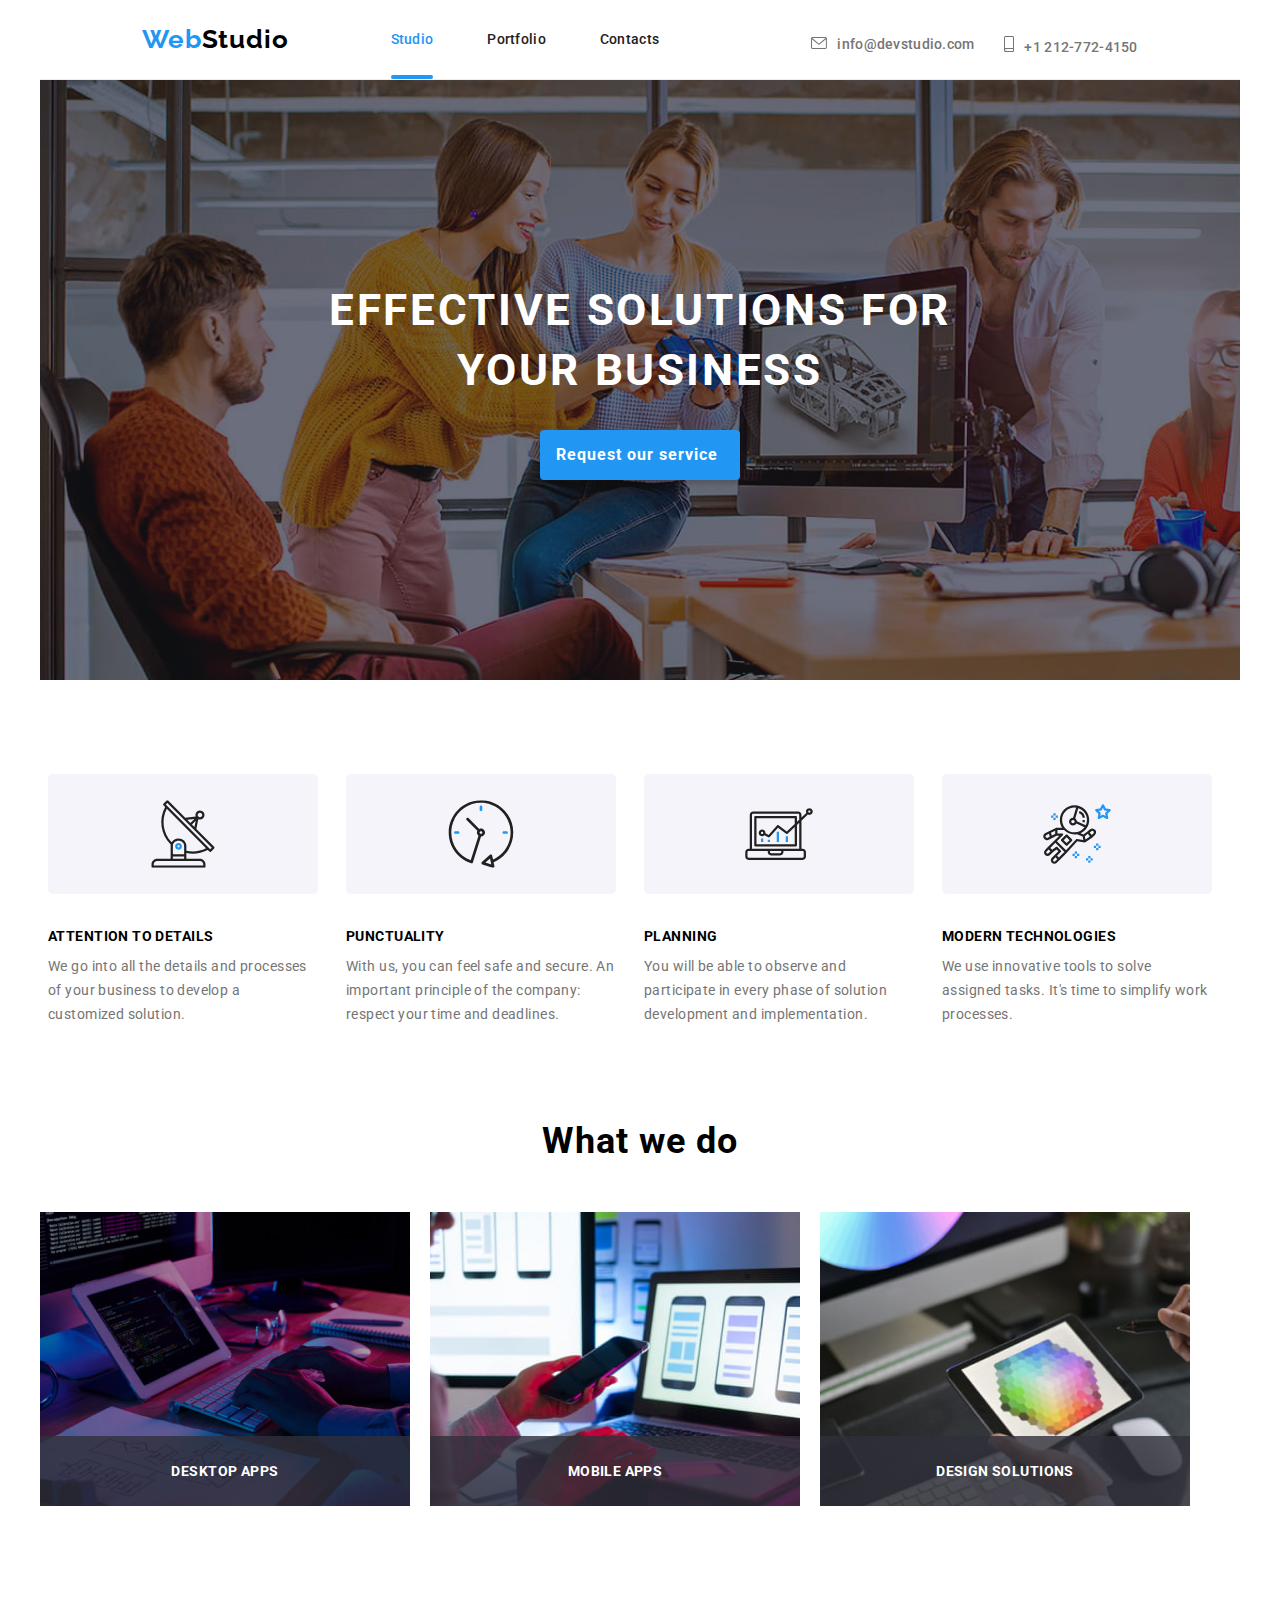
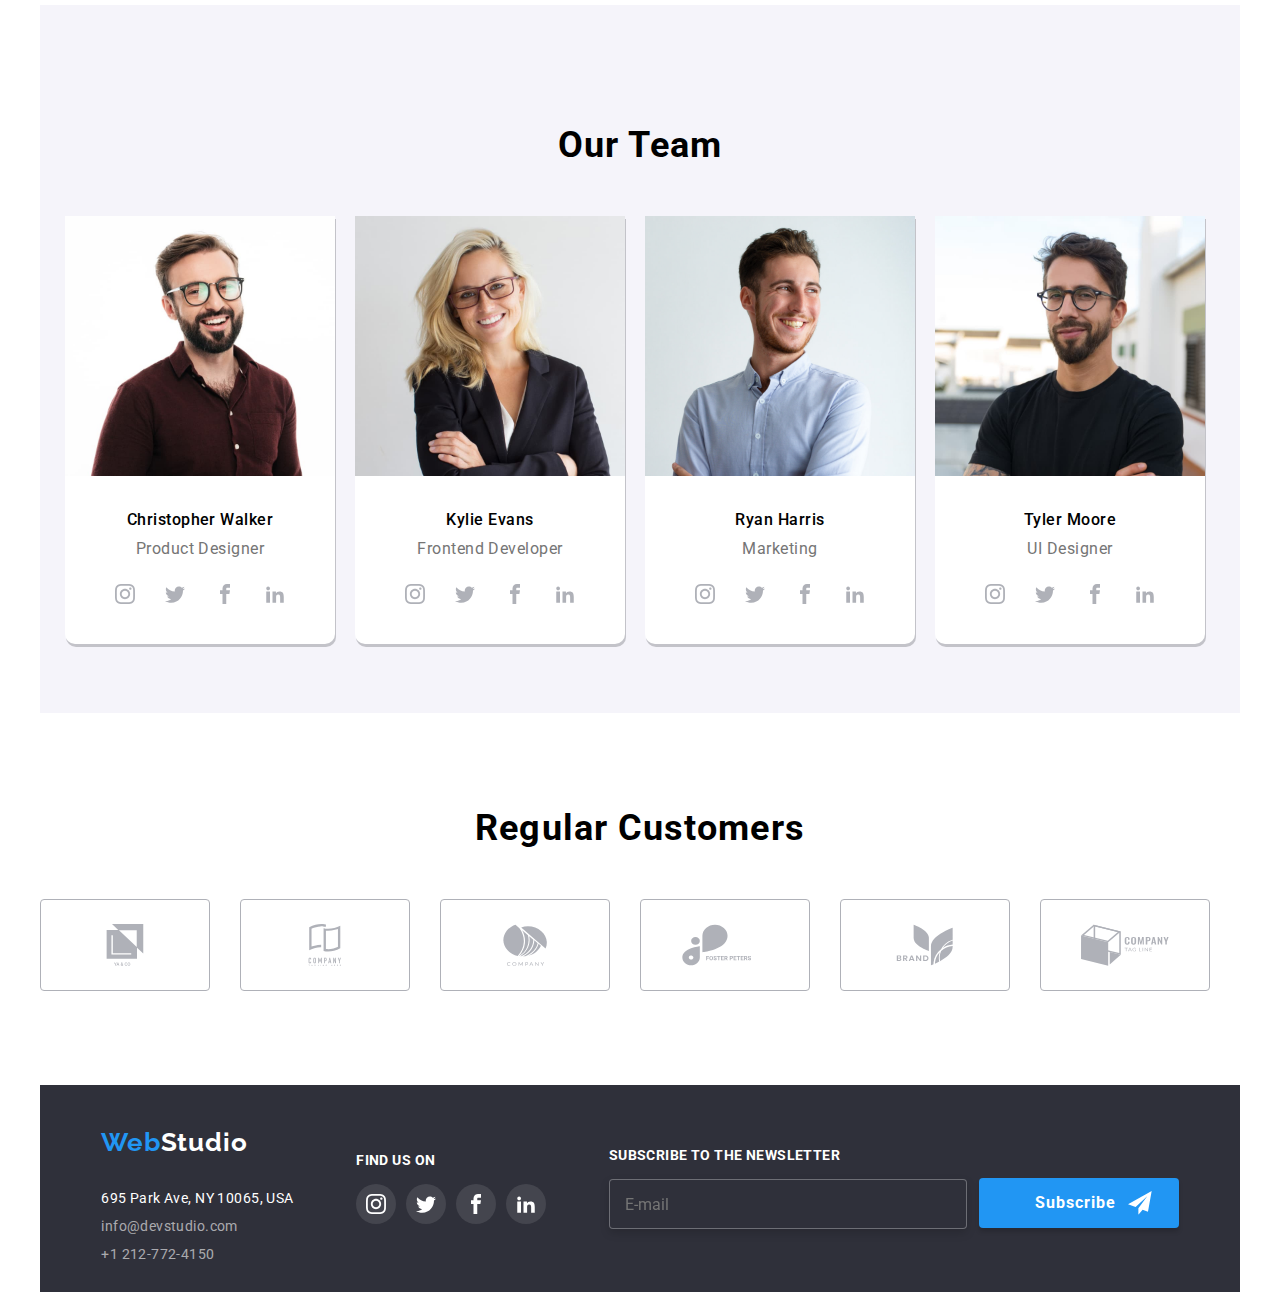
<file: index.html>
<!DOCTYPE html>
<html lang="en">
  <head>
    <meta charset="UTF-8" />
    <meta http-equiv="X-UA-Compatible" content="IE=edge" />
    <meta name="viewport" content="width=device-width, initial-scale=1.0" />
    <link
      rel="stylesheet"
      href="https://cdnjs.cloudflare.com/ajax/libs/modern-normalize/1.0.0/modern-normalize.min.css"
    />
    <link rel="stylesheet" href="sass/main.css" />
    <link rel="preconnect" href="https://fonts.googleapis.com" />
    <link rel="preconnect" href="https://fonts.gstatic.com" crossorigin />
    <link
      href="https://fonts.googleapis.com/css2?family=Raleway:wght@700&family=Roboto:wght@400;500;700;900&display=swap"
      rel="stylesheet"
    />
    <title>WebStudio</title>
  </head>
  <body>
    <div data-modal class="modal is-hidden">
      <div class="modal__inner">
        <h4 class="modal__title">Leave your information and we'll call you back</h4>
        <form class="request-form">
         <div class="request">
          <label>
            Name <br>
            <input type="text" name="name" autofocus/>
            <svg viewBox="0 0 5 15" width="12" height="12" class="request__icon" >
              <use href="images/icons.svg#icon-name" ></use> </svg>            
          </label>
        </div>
        <div class="request">
            <label>
             Telephone <br>
              <input type="tel" name="phone"/>
              <svg viewBox="0 0 3 3" width="18" height="18" class="request__icon">
                <use href="images/icons.svg#icon-phone" ></use> </svg>
            </label>
          </div>
          <div class="request"> 
            <label>
             E-mail <br>
              <input type="email" name="email" />
              <svg viewBox="0 0 32 32" width="15" height="12" class="request__icon">
              <use href="images/icons.svg#icon-full-envelope" ></use> </svg>
            </label>
          </div>
          <div class="request">
            <label>
              Comments <br>
                <textarea name="comments" rows="5" placeholder="Enter the text"></textarea>
              </label>
           </div>
         <div>
            <label class="checkbox">
              <input type="checkbox" name="agree" value="agree" />
              <span class="checkbox__replace">
                <svg viewBox="4 90 42 28" class="check-icon"><use href="images/icons.svg#icon-check" ></use> </svg>
              </span>  I agree with the letter and accept the <a href="#">Terms and Conditions</a>
            </label>
          </div> 
          <button type="submit" class="request-btn">Send</button>
          
        </form>
        <button data-modal-close class="close-modal">
           <svg  viewBox="-35 0 400 200"class="close-icon">
              <use href="images/icons.svg#icon-close" ></use> </svg>
    
        </button>
      </div>
    </div>

    <!--Menu section-->

    <div class="container">
      <header class="page-header">
        <a class="logo link" href="index.html">
          <span class="logo__first-section">Web</span>Studio</a
        >

        <nav>
          <ul class="main-nav__list unstyled-list">
            <li class="main-nav__item">
              <a class="main-nav__link link link--active" href="index.html">Studio</a>
            </li>
            <li class="main-nav__item">
              <a class="main-nav__link link" href="portfolio.html">Portfolio</a>
            </li>
            <li class="main-nav__item">
              <a class="main-nav__link link" href="#">Contacts</a>
            </li>
          </ul>
        </nav>
        <ul class="contact__list unstyled-list">
          <li class="contact__item">
            <a class="contact__link link " href="mailto:info@devstudio.com"
              ><svg class="contact-icon" width="16" height="12">
              <use href="images/icons.svg#icon-envelope"></use> </svg>info@devstudio.com</a>
              
          </li>
          <li class="contact__item">
            <a class="contact__link link " href="tel:+12127724150"
              ><svg class="contact-icon" width="10" height="16">
              <use href="images/icons.svg#icon-smartphone"></use> </svg>+1 212-772-4150</a
            >
          </li>
        </ul>
      </header>
    </div>

    <main>
      <!-- Hero element section -->
      <div class="container">
        <section class="hero-element">
          <h1 class="motto">
            EFFECTIVE SOLUTIONS FOR <br />
            YOUR BUSINESS
          </h1>
          <button data-modal-open class="request-btn" type="button">
            Request our service
          </button>
        </section>
      </div>

      <!--About us section-->

      <div class="container">
        <section>
          <ul class="grid grid--4 unstyled-list">
            <li class="grid__item">
               <svg viewBox="0 0 400 100" class="grid__image">
              <use href="images/icons.svg#icon-antenna"></use> </svg>
              <h4 class="grid__name">ATTENTION TO DETAILS</h4>
              <p class="grid__description">
                We go into all the details and processes of your business to
                develop a customized solution.
              </p>
            </li>
            <li class="grid__item">
               <svg viewBox="0 0 400 100" class="grid__image">
              <use href="images/icons.svg#icon-clock" ></use> </svg>
              <h4 class="grid__name">PUNCTUALITY</h4>
              <p class="grid__description">
                With us, you can feel safe and secure. An important principle of
                the company: respect your time and deadlines.
              </p>
            </li>
            <li class="grid__item">
               <svg  viewBox="0 0 400 100"class="grid__image">
              <use href="images/icons.svg#icon-diagram" ></use> </svg>
              <h4 class="grid__name">PLANNING</h4>
              <p class="grid__description">
                You will be able to observe and participate in every phase of
                solution development and implementation.
              </p>
            </li>

            <li class="grid__item">
               <svg viewBox="0 0 400 100"   class="grid__image">
              <use href="images/icons.svg#icon-astronaut"
               ></use> </svg>
              <h4 class="grid__name">MODERN TECHNOLOGIES</h4>
              <p class="grid__description">
                We use innovative tools to solve assigned tasks. It's time to
                simplify work processes.
              </p>
            </li>
          </ul>
        </section>
      </div>

      <!--What we do section-->
      <div class="container">
        <section class="we-do-section">
          <h2 class="grid__heading">What we do</h2>
          <ul class="grid grid--3 unstyled-list">
            <li class="grid__item">
              <div class="grid__card">
                <div class="grid__shadow">DESKTOP APPS</div> 
              <img
                src="./images/what_we_do/WS1.jpg"
                alt="Someone who coding"
                width="370"
              />
            </div>
            </li>
             <li class="grid__item">
              <div class="grid__card">
                <div class="grid__shadow">MOBILE APPS</div> 
              <img
                src="./images/what_we_do/WS2.jpg"
                alt="Someone who coding"
                width="370"
              /></div>
            </li>
              <li class="grid__item">
              <div class="grid__card">
                <div class="grid__shadow">DESIGN SOLUTIONS</div> 
              <img
                src="./images/what_we_do/WS3.jpg"
                alt="Someone who coding"
                width="370"
              /></div>
            </li>
          </ul>
        </section>
      </div>

      <!--Team section-->

      <div class="container">
        <section class="team-section">
          <h2 class="grid__heading">Our Team</h2>
          <ul class="grid grid--4 unstyled-list">
            <li class="grid__item">
              <img
                src="./images/our_team/ChristopherWalker.jpg"
                width="270"
                alt="Christopher Walker portrait photo"
              />
              <h4 class="grid__name">Christopher Walker</h4>
              <p class="grid__function">Product Designer</p>
              <ul class=" social-list unstyled-list">
                <li class="social-dot">
                  <a href="#" target="_blank" class="social-link">
                    <svg class="social-icon">
                      <use href="images/icons.svg#icon-instagram"></use>
                    </svg>
                  </a>
                </li>
                <li>
                  <a href="#" target="_blank" class="social-link">
                    <svg class="social-icon">
                      <use href="images/icons.svg#icon-twitter"></use>
                    </svg>
                  </a>
                </li>
                <li>
                  <a href="#" target="_blank" class="social-link">
                    <svg class="social-icon">
                      <use href="images/icons.svg#icon-facebook"></use>
                    </svg>
                  </a>
                </li>
                <li>
                  <a href="#" target="_blank" class="social-link">
                    <svg class="social-icon">
                      <use href="images/icons.svg#icon-linkedin"></use>
                    </svg>
                  </a>
                </li>
              </ul>
            </li>
            <li class="grid__item">
              <img
                src="./images/our_team/KylieEvans.jpg"
                width="270"
                alt="Kylie Evans portrait photo"
              />
              <h4 class="grid__name">Kylie Evans</h4>
              <p class="grid__function">Frontend Developer</p>
              <ul class="unstyled-list social-list">
                <li>
                  <a href="#" target="_blank" class="social-link">
                    <svg class="social-icon">
                      <use href="images/icons.svg#icon-instagram"></use>
                    </svg>
                  </a>
                </li>
                <li>
                  <a href="#" target="_blank" class="social-link">
                    <svg class="social-icon">
                      <use href="images/icons.svg#icon-twitter"></use>
                    </svg>
                  </a>
                </li>
                <li>
                  <a href="#" target="_blank" class="social-link">
                    <svg class="social-icon">
                      <use href="images/icons.svg#icon-facebook"></use>
                    </svg>
                  </a>
                </li>
                <li>
                  <a href="#" target="_blank" class="social-link">
                    <svg class="social-icon">
                      <use href="images/icons.svg#icon-linkedin"></use>
                    </svg>
                  </a>
                </li>
              </ul>
            </li>
            <li class="grid__item">
              <img
                src="./images/our_team/RyanHarris.jpg"
                width="270"
                alt="Ryan Harris portrait photo"
              />
              <h4 class="grid__name">Ryan Harris</h4>
              <p class="grid__function">Marketing</p>
             <ul class="unstyled-list social-list">
                <li>
                  <a href="#" target="_blank" class="social-link">
                    <svg class="social-icon">
                      <use href="images/icons.svg#icon-instagram"></use>
                    </svg>
                  </a>
                </li>
                <li>
                  <a href="#" target="_blank" class="social-link">
                    <svg class="social-icon">
                      <use href="images/icons.svg#icon-twitter"></use>
                    </svg>
                  </a>
                </li>
                <li>
                  <a href="#" target="_blank" class="social-link">
                    <svg class="social-icon">
                      <use href="images/icons.svg#icon-facebook"></use>
                    </svg>
                  </a>
                </li>
                <li>
                  <a href="#" target="_blank" class="social-link">
                    <svg class="social-icon">
                      <use href="images/icons.svg#icon-linkedin"></use>
                    </svg>
                  </a>
                </li>
              </ul>
            </li>
            <li class="grid__item">
              <img
                src="./images/our_team/TylerMoore.jpg"
                width="270"
                alt="Tyler Moore portrait photo"
              />
                 <h4 class="grid__name">Tyler Moore</h4>
                <p class="grid__function">UI Designer</p>
              <ul class="unstyled-list social-list">
                <li>
                  <a href="#" target="_blank" class="social-link">
                    <svg class="social-icon">
                      <use href="images/icons.svg#icon-instagram"></use>
                    </svg>
                  </a>
                </li>
                <li>
                  <a href="#" target="_blank" class="social-link">
                    <svg class="social-icon">
                      <use href="images/icons.svg#icon-twitter"></use>
                    </svg>
                  </a>
                </li>
                <li>
                  <a href="#" target="_blank" class="social-link">
                    <svg class="social-icon">
                      <use href="images/icons.svg#icon-facebook"></use>
                    </svg>
                  </a>
                </li>
                <li>
                  <a href="#" target="_blank" class="social-link">
                    <svg class="social-icon">
                      <use href="images/icons.svg#icon-linkedin"></use>
                    </svg>
                  </a>
                </li>
              </ul>
            </section>
      </div>

      <!--Customers section-->

      <div class="container">
        <section>
         <h2 class="grid__heading">Regular Customers</h2>
         <ul class="grid grid--6  unstyled-list "> 
            <li class="customer__logo">
              <a href="#" target="_blank" class="customer-link">
                    <svg viewBox="0 0 400 100" class="customer-icon">
                      <use href="images/icons.svg#icon-customer1"></use>
                    </svg>
                  </a>
                </li>
           <li class="customer__logo">
              <a href="#" target="_blank" class="customer-link">
                    <svg viewBox="0 0 400 100" class="customer-icon">
                      <use href="images/icons.svg#icon-customer2"></use>
                    </svg>
                  </a>
             </li>
            <li class="customer__logo">
                <a href="#" target="_blank" class="customer-link">
                    <svg viewBox="0 0 400 100" class="customer-icon">
                      <use href="images/icons.svg#icon-customer3"></use>
                    </svg>
                  </a>
                </li>
            <li class="customer__logo">
              <a href="#" target="_blank" class="customer-link">
                    <svg viewBox="0 0 400 100"  class="customer-icon ">
                      <use href="images/icons.svg#icon-customer4"></use>
                    </svg>
               </a>
              </li>
            <li class="customer__logo">
              <a href="#" target="_blank" class="customer-link">
                    <svg viewBox="0 0 400 100" class="customer-icon">
                      <use href="images/icons.svg#icon-customer5"></use>
                    </svg>
                  </a>
            </li>
             <li class="customer__logo"> 
                <a href="#" target="_blank" class="customer-link">
                    <svg viewBox="0 0 400 100" class="customer-icon">
                      <use href="images/icons.svg#icon-customer6"></use>
                    </svg>
                  </a>
            </li>
           </ul>
      </div>
     </section>
    </main>

    <!--Footer section-->
    <footer class="container">
      <div class="page-footer">
        <div class="contact">
          <address class="contact">
            <ul class="unstyled-list">
              <li class="contact__item">
                 <a class="logo link" href="index.html"><span class="logo__first-section">Web</span><span class="logo_last-section">Studio</span></a>
               </li>
              <li class="contact__item">
                <a class="link adress" href="#">695 Park Ave, NY 10065, USA</a>
              </li>
              <li class="contact__item">
                <a class="link mail" href="mailto:info@devstudio.com"
                >info@devstudio.com</a>
              </li>
              <li class="contact__item">
                <a class="link tel" href="tel:+12127724150">+1 212-772-4150</a>
               </li>
            </ul>
          </address>
       </div>
        
       <div class="social-media">
          <h3 class="social-title">FIND US ON</h3>
          <ul class="unstyled-list social-list dots">
              <li>
                  <a href="#" target="_blank" class="footer-social-link">
                    <svg class="footer-icon">
                      <use href="images/icons.svg#icon-instagram"></use>
                    </svg>
                  </a>
                </li>
                <li>
                  <a href="#" target="_blank" class="footer-social-link">
                    <svg class="footer-icon">
                      <use href="images/icons.svg#icon-twitter"></use>
                    </svg>
                  </a>
                </li>
                <li>
                  <a href="#" target="_blank" class="footer-social-link">
                    <svg class="footer-icon">
                      <use href="images/icons.svg#icon-facebook"></use>
                    </svg>
                  </a>
                </li>
                <li>
                  <a href="#" target="_blank" class="footer-social-link">
                    <svg class="footer-icon">
                      <use href="images/icons.svg#icon-linkedin"></use>
                    </svg>
                  </a>
                </li>
           </ul>
         </div>
        <div >
          <form class="subscribe">
            <label>
              <h3 class="social-title">SUBSCRIBE TO THE NEWSLETTER</h3>
              <input class="footer-input" type="email" name="email" placeholder="E-mail" />
            </label>
            <button type="submit " class="request-btn">Subscribe<svg viewBox="-152 0 500 70" class="subscribe-icon">
                      <use href="images/icons.svg#icon-send"></use>
                    </svg> </button>
          </form>
        </div>
      </div>
    </footer>
    <script src="./js/modal.js"></script>
  </body>
</html>
</file>
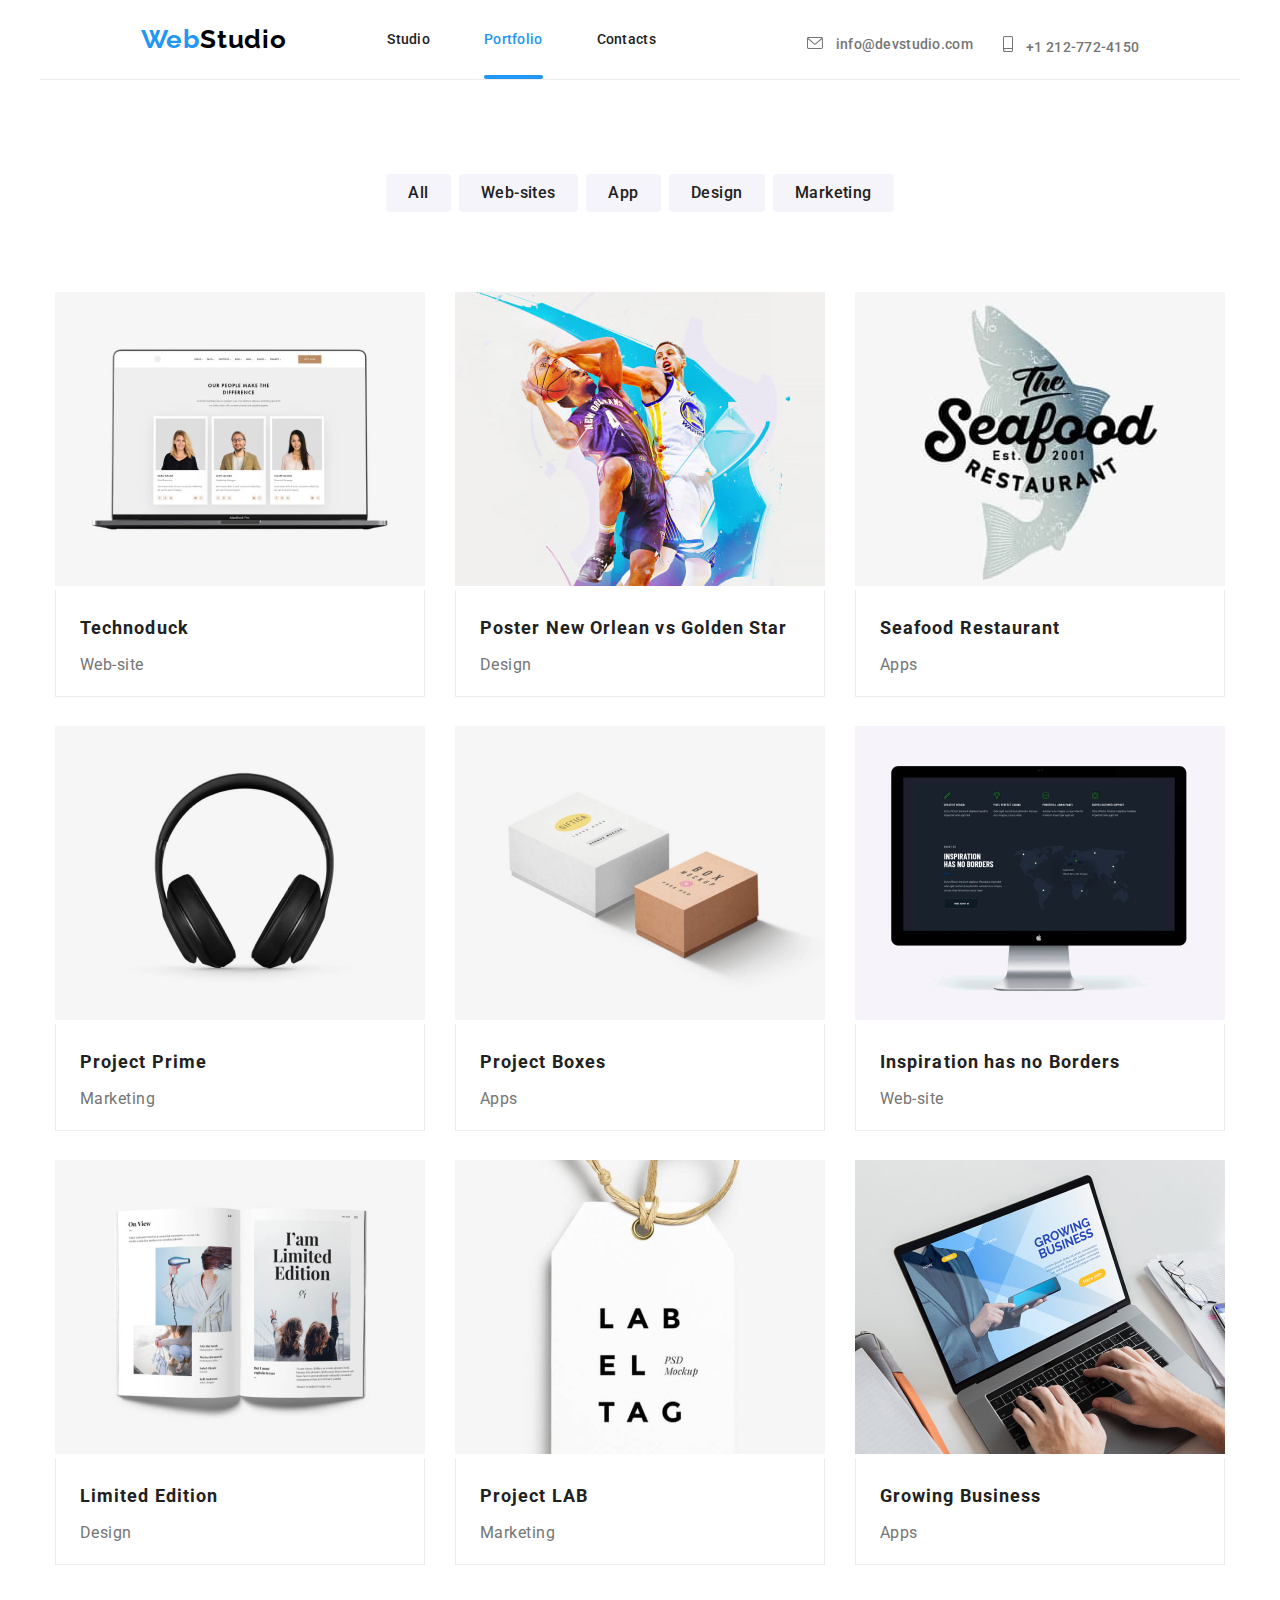
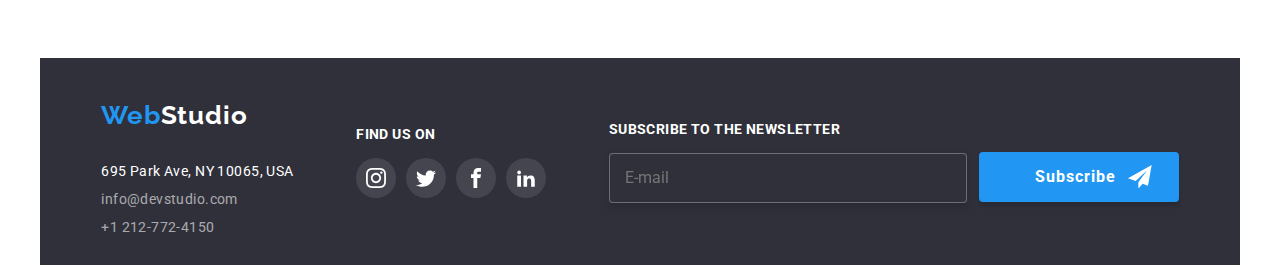
<file: portfolio.html>
<!DOCTYPE html>
<html lang="en">
  <head>
    <meta charset="UTF-8" />
    <meta http-equiv="X-UA-Compatible" content="IE=edge" />
    <meta name="viewport" content="width=device-width, initial-scale=1.0" />
    <link
      rel="stylesheet"
      href="https://cdnjs.cloudflare.com/ajax/libs/modern-normalize/1.0.0/modern-normalize.min.css"
    />
    <link rel="stylesheet" href="sass/main.css" />
    <link rel="preconnect" href="https://fonts.googleapis.com" />
    <link rel="preconnect" href="https://fonts.gstatic.com" crossorigin />
    <link
      href="https://fonts.googleapis.com/css2?family=Raleway:wght@700&family=Roboto:wght@400;500;700;900&display=swap"
      rel="stylesheet"
    />
    <title>WebStudio</title>
  </head>
  <body>
    <!--Menu section-->
    <div class="container">
      <header class="page-header">
        <a class="logo link" href="index.html">
          <span class="logo__first-section">Web</span>Studio</a
        >

        <nav>
          <ul class="main-nav__list unstyled-list">
            <li class="main-nav__item">
              <a class="main-nav__link link" href="index.html">Studio</a>
            </li>
            <li class="main-nav__item">
              <a class="main-nav__link link link--active" href="portfolio.html"
                >Portfolio</a
              >
            </li>
            <li class="main-nav__item">
              <a class="main-nav__link link" href="#">Contacts</a>
            </li>
          </ul>
        </nav>
        <ul class="contact__list unstyled-list">
          <li class="contact__item">
            <a class="contact__link link" href="mailto:info@devstudio.com"
              ><svg class="contact-icon" width="16" height="12">
                <use href="images/icons.svg#icon-envelope"></use>
              </svg>
              info@devstudio.com</a
            >
          </li>
          <li class="contact__item">
            <a class="contact__link link" href="tel:+12127724150"
              ><svg class="contact-icon" width="10" height="16">
                <use href="images/icons.svg#icon-smartphone"></use>
              </svg>
              +1 212-772-4150</a
            >
          </li>
        </ul>
      </header>
    </div>

    <!--Portfolio section-->
    <main class="container">
      <ul class="unstyled-btns">
        <li><button class="btn" type="button">All</button></li>
        <li><button class="btn" type="button">Web-sites</button></li>
        <li><button class="btn" type="button">App</button></li>
        <li><button class="btn" type="button">Design</button></li>
        <li><button class="btn" type="button">Marketing</button></li>
      </ul>
      <div class="container">
        <ul class="product__list">
          <li class="product__item">
            <div class="over-card">
              <div class="overlay">
                <p class="opis">
                  Technoduck is a state-of-the-art coronavirus distribution
                  platform. Companies use this platform for digital espionage
                  and attacks on competitors' secure servers.
                </p>
              </div>
              <img
                class="product__img"
                src="./images/gallery/img1.jpg"
                width="370"
                alt="on the screen of a laptop is opened a web-site"
              />
            </div>
            <div class="card">
              <h4 class="product__name">Technoduck</h4>
              <p class="product__type">Web-site</p>
            </div>
          </li>

          <li class="product__item">
            <div class="over-card">
              <div class="overlay">
                <p class="opis"></p>
              </div>
              <img
                class="product__img"
                src="./images/gallery/img2.jpg"
                width="370"
                alt="two basketball players are fighting for the basketball"
              />
            </div>
            <div class="card">
              <h4 class="product__name">Poster New Orlean vs Golden Star</h4>
              <p class="product__type">Design</p>
            </div>
          </li>

          <li class="product__item">
            <div class="over-card">
              <div class="overlay">
                <p class="opis"></p>
              </div>
              <img
                class="product__img"
                src="./images/gallery/img3.jpg"
                width="370"
                alt="The Seafood Restaurant Est. 2001 and text and a fish"
              />
            </div>
            <div class="card">
              <h4 class="product__name">Seafood Restaurant</h4>
              <p class="product__type">Apps</p>
            </div>
          </li>

          <li class="product__item">
            <div class="over-card">
              <div class="overlay">
                <p class="opis"></p>
              </div>
              <img
                class="product__img"
                src="./images/gallery/img4.jpg"
                width="370"
                alt="Headphones"
              />
            </div>
            <div class="card">
              <h4 class="product__name">Project Prime</h4>
              <p class="product__type">Marketing</p>
            </div>
          </li>

          <li class="product__item">
            <div class="over-card">
              <div class="overlay">
                <p class="opis"></p>
              </div>
              <img
                class="product__img"
                src="./images/gallery/img5.jpg"
                width="370"
                alt="two boxes"
              />
            </div>
            <div class="card">
              <h4 class="product__name">Project Boxes</h4>
              <p class="product__type">Apps</p>
            </div>
          </li>

          <li class="product__item">
            <div class="over-card">
              <div class="overlay">
                <p class="opis"></p>
              </div>
              <img
                class="product__img"
                src="./images/gallery/img6.jpg"
                width="370"
                alt="a web-site on a monitor"
              />
            </div>
            <div class="card">
              <h4 class="product__name">Inspiration has no Borders</h4>
              <p class="product__type">Web-site</p>
            </div>
          </li>

          <li class="product__item">
            <div class="over-card">
              <div class="overlay">
                <p class="opis"></p>
              </div>
              <img
                class="product__img"
                src="./images/gallery/img7.jpg"
                width="370"
                alt="an open book"
              />
            </div>
            <div class="card">
              <h4 class="product__name">Limited Edition</h4>
              <p class="product__type">Design</p>
            </div>
          </li>

          <li class="product__item">
            <div class="over-card">
              <div class="overlay">
                <p class="opis"></p>
              </div>
              <img
                class="product__img"
                src="./images/gallery/img8.jpg"
                width="370"
                alt="a label that says labeltag"
              />
            </div>
            <div class="card">
              <h4 class="product__name">Project LAB</h4>
              <p class="product__type">Marketing</p>
            </div>
          </li>

          <li class="product__item">
            <div class="over-card">
              <div class="overlay">
                <p class="opis"></p>
              </div>
              <img
                class="product__img"
                src="./images/gallery/img9.jpg"
                width="370px"
                alt="two mani write to a laptop"
              />
            </div>
            <div class="card">
              <h4 class="product__name">Growing Business</h4>
              <p class="product__type">Apps</p>
            </div>
          </li>
        </ul>
      </div>
    </main>

    <!--Footer section-->

    <footer class="container">
      <div class="page-footer">
        <div class="contact">
          <address class="contact">
            <ul class="unstyled-list">
              <li class="contact__item">
                <a class="logo link" href="index.html"
                  ><span class="logo__first-section">Web</span
                  ><span class="logo_last-section">Studio</span></a
                >
              </li>
              <li class="contact__item">
                <a class="link adress" href="#">695 Park Ave, NY 10065, USA</a>
              </li>
              <li class="contact__item">
                <a class="link mail" href="mailto:info@devstudio.com"
                  >info@devstudio.com</a
                >
              </li>
              <li class="contact__item">
                <a class="link tel" href="tel:+12127724150">+1 212-772-4150</a>
              </li>
            </ul>
          </address>
        </div>

        <div class="social-media">
          <h3 class="social-title">FIND US ON</h3>
          <ul class="unstyled-list social-list dots">
            <li>
              <a href="#" target="_blank" class="footer-social-link">
                <svg class="footer-icon">
                  <use href="images/icons.svg#icon-instagram"></use>
                </svg>
              </a>
            </li>
            <li>
              <a href="#" target="_blank" class="footer-social-link">
                <svg class="footer-icon">
                  <use href="images/icons.svg#icon-twitter"></use>
                </svg>
              </a>
            </li>
            <li>
              <a href="#" target="_blank" class="footer-social-link">
                <svg class="footer-icon">
                  <use href="images/icons.svg#icon-facebook"></use>
                </svg>
              </a>
            </li>
            <li>
              <a href="#" target="_blank" class="footer-social-link">
                <svg class="footer-icon">
                  <use href="images/icons.svg#icon-linkedin"></use>
                </svg>
              </a>
            </li>
          </ul>
        </div>
        <div>
          <form class="subscribe">
            <label>
              <h3 class="social-title">SUBSCRIBE TO THE NEWSLETTER</h3>
              <input
                class="footer-input"
                type="email"
                name="email"
                placeholder="E-mail"
              />
            </label>
            <button type="submit " class="request-btn">
              Subscribe<svg viewBox="-152 0 500 70" class="subscribe-icon">
                <use href="images/icons.svg#icon-send"></use>
              </svg>
            </button>
          </form>
        </div>
      </div>
    </footer>
  </body>
</html>
</file>
<file: sass/main.css>
:root {
  --brand-color: #2196f3;
  --white-color: #ffffff;
  --black-color: #212121;
  --grey-color: #757575;
  --link-color: #afb1b8;
}

* {
  -webkit-margin-before: 0;
          margin-block-start: 0;
  -webkit-margin-after: 0;
          margin-block-end: 0;
  -webkit-margin-start: 0;
          margin-inline-start: 0;
  -webkit-margin-end: 0;
          margin-inline-end: 0;
  -webkit-padding-start: 0;
          padding-inline-start: 0;
}

*,
*::before,
*::after {
  box-sizing: border-box;
  transition-duration: 250ms;
  transition-timing-function: cubic-bezier(0.4, 0, 0.2, 1);
}

body {
  font-family: "Roboto", "Rakeway", sans-serif;
  margin: 0;
}

.container {
  width: 1200px;
  margin: auto;
  justify-content: center;
}

.unstyled-list {
  list-style-type: none;
}

.link {
  text-decoration: none;
  cursor: pointer;
}

.request-btn {
  font-family: "Roboto";
  font-style: normal;
  font-weight: 700;
  font-size: 16px;
  line-height: 30px;
  display: flex;
  align-items: center;
  text-align: center;
  letter-spacing: 0.06em;
  color: var(--white-color);
  display: inline-flex;
  position: relative;
  width: 200px;
  height: 50px;
  background: var(--brand-color);
  box-shadow: 0px 4px 4px rgba(0, 0, 0, 0.15);
  border-radius: 4px;
  border-style: none;
  flex-wrap: nowrap;
  margin-top: 30px;
  cursor: pointer;
}

.grid--3 {
  display: inline-flex;
  flex-direction: row;
  justify-content: space-evenly;
}
.grid--3 .grid__item {
  flex-basis: calc(100% / 3 - 30px);
}

.grid--4 {
  display: inline-flex;
  flex-direction: row;
  justify-content: space-evenly;
}
.grid--4 .grid__item {
  flex-basis: calc(100% / 4 - 30px);
}

.grid--6 {
  display: inline-flex;
  flex-direction: row;
  justify-content: space-evenly;
}
.grid--6 .grid__item {
  flex-basis: calc(100% / 6 - 30px);
}

.unstyled-btns {
  display: flex;
  justify-content: space-around;
  max-width: 516px;
  margin-left: auto;
  margin-right: auto;
  list-style-type: none;
  margin-top: 94px;
}

/*
.grid--three {
  .grid__item{
    flex-basis:calc( 100%)
  }
} ;

@mixin font($weight $size $height) {
  font-weight: $weight;
  font-size: $size;
  line-height: $height;
}

*/
.page-header {
  display: flex;
  width: 100%;
  height: 80px;
  align-items: center;
  justify-content: space-evenly;
  border-bottom: 1px solid #ececec;
}

.main-nav_list {
  list-style-type: none;
  display: inline-block;
  flex-grow: 1;
}

.main-nav__item {
  margin-right: 50px;
  display: inline-block;
}

.main-nav__link {
  font-family: "Roboto";
  font-style: normal;
  font-weight: 500;
  font-size: 14px;
  line-height: 16px;
  letter-spacing: 0.02em;
  color: var(--black-color);
  position: relative;
}
.main-nav__link:hover, .main-nav__link:focus {
  color: var(--brand-color);
}

.logo {
  font-family: "Raleway";
  font-style: normal;
  color: #000000;
  font-weight: 700;
  font-size: 26px;
  line-height: 31px;
  letter-spacing: 0.03em;
}

.logo__first-section {
  color: var(--brand-color);
}

.contact__link {
  font-family: "Roboto";
  font-style: normal;
  font-weight: 500;
  font-size: 14px;
  line-height: 16px;
  letter-spacing: 0.02em;
  color: var(--grey-color);
}
.contact__link:hover, .contact__link:focus {
  color: var(--brand-color);
}

.contact-icon {
  fill: currentColor;
  margin-right: 10px;
}

.contact__list {
  display: flex;
  gap: 30px;
}

.link--active {
  color: var(--brand-color);
}
.link--active::after {
  content: " ";
  background-color: var(--brand-color);
  border-radius: 10px;
  width: 100%;
  height: 4px;
  position: absolute;
  bottom: -32px;
  left: 0;
}

.hero-element,
.motto,
.request-btn {
  display: flex;
  flex-direction: column;
  justify-content: center;
  align-items: center;
}

.hero-element {
  background-image: url(../images/gallery/hero.jpg);
  box-shadow: inset 300px 300px 300px 300px hsla(235deg, 10%, 21%, 0.3);
  width: 100%;
  height: 600px;
  margin-bottom: 94px;
}

.motto {
  width: 696 px;
  margin-right: auto;
  margin-left: auto;
  font-family: "Roboto";
  font-style: normal;
  font-weight: 900px;
  font-size: 44px;
  line-height: 60px;
  text-align: center;
  letter-spacing: 0.06em;
  text-transform: uppercase;
  color: var(--white-color);
  align-content: center;
}

.grid__name {
  font-family: "Roboto";
  font-style: normal;
  font-weight: 700px;
  font-size: 14px;
  line-height: 16px;
  letter-spacing: 0.03em;
  color: var(-black-color);
  margin-top: 30px;
  margin-bottom: 10px;
}

.grid__description {
  font-family: "Roboto";
  font-style: normal;
  font-weight: 400px;
  font-size: 14px;
  line-height: 24px;
  letter-spacing: 0.03em;
  color: var(--grey-color);
}

.grid__item {
  margin-right: 20px;
}

.grid__image {
  background-color: #f5f4fa;
  width: 270px;
  height: 120px;
  border-radius: 5px;
}

.grid__heading {
  font-family: "Roboto";
  font-style: normal;
  font-weight: 700;
  font-size: 36px;
  line-height: 42px;
  text-align: center;
  letter-spacing: 0.03em;
  color: var(-black-color);
  margin-top: 94px;
  margin-bottom: 50px;
}

.grid__shadow {
  display: flex;
  font-family: "Roboto";
  font-style: normal;
  font-weight: 700;
  font-size: 14px;
  line-height: 16px;
  text-align: center;
  letter-spacing: 0.03em;
  text-transform: uppercase;
  color: var(--white-color);
  background-color: rgba(47, 48, 58, 0.8);
  position: absolute;
  height: 70px;
  width: 370px;
  align-items: center;
  justify-content: center;
  margin-top: 224px;
}

.grid__function {
  font-family: "Roboto";
  font-style: normal;
  color: var(--grey-color);
  font-weight: 400;
  font-size: 16px;
  line-height: 19px;
  text-align: center;
  letter-spacing: 0.03em;
  margin-top: 10px;
}

.team-section {
  width: 100%;
  height: 708px;
  margin-top: 94px;
  background: #f5f4fa;
  padding: 25px;
}
.team-section .grid__item {
  background-color: var(--white-color);
  border-bottom-left-radius: 10px;
  border-bottom-right-radius: 10px;
  padding-bottom: 30px;
  box-shadow: 1px 3px #c3c3c9;
}
.team-section .grid__name {
  font-family: "Roboto";
  font-style: normal;
  font-weight: 500;
  font-size: 16px;
  line-height: 19px;
  text-align: center;
  letter-spacing: 0.03em;
  color: var(black-colour);
  margin-bottom: 10px;
}

.social-icon {
  width: 20px;
  height: 20px;
  fill: currentColor;
  justify-content: center;
}
.social-icon:hover {
  background-color: var(--brand-color);
  color: var(--white-color);
}

.social-list {
  display: flex;
  justify-content: center;
  align-items: center;
  margin-top: 16px;
  gap: 10px;
}

.social-link {
  background-color: var(--white-color);
  border-radius: 50%;
  width: 40px;
  height: 40px;
  display: flex;
  align-items: center;
  justify-content: center;
  color: var(--link-color);
}
.social-link:hover {
  background-color: var(--brand-color);
  color: var(--white-color);
}

.customer-link {
  width: 170px;
  height: 92px;
  border: 1px solid var(--link-color);
  border-radius: 4px;
  margin-right: 30px;
  margin-bottom: 94px;
  display: flex;
  align-items: center;
  justify-content: center;
  color: var(--link-color);
  fill: currentColor;
}
.customer-link:hover {
  border: 1px solid var(--brand-color);
  fill: var(--brand-color);
}

.page-footer {
  background: #2f303a;
  width: 100%;
  display: flex;
  justify-content: space-around;
  align-items: center;
  padding: 30px;
}

.logo_last-section {
  color: var(--white-color);
}

.adress {
  font-family: "Roboto";
  font-style: normal;
  font-weight: 400;
  font-size: 14px;
  line-height: 16px;
  letter-spacing: 0.03em;
  margin-top: 20px;
  color: var(--white-color);
}

.mail,
.tel {
  font-family: "Roboto";
  font-style: normal;
  color: rgba(255, 255, 255, 0.6);
  font-weight: 400;
  font-size: 14px;
  line-height: 16px;
  letter-spacing: 0.03em;
}

.contact__item {
  display: flex;
  flex-direction: column;
  justify-content: flex-start;
  align-items: flex-start;
  margin-top: 12px;
}

.social-title {
  font-family: "Roboto";
  font-style: normal;
  font-weight: 700;
  font-size: 14px;
  line-height: 16px;
  letter-spacing: 0.03em;
  text-transform: uppercase;
  color: var(--white-color);
  -webkit-text-decoration: 1px solid #000000;
          text-decoration: 1px solid #000000;
}

.footer-icon {
  fill: var(--white-color);
  width: 20px;
  height: 20px;
  justify-content: center;
}

.dots {
  display: flex;
  flex-direction: row;
  gap: 10px;
}

.footer-social-link {
  background-color: rgba(255, 255, 255, 0.1);
  border-radius: 50%;
  width: 40px;
  height: 40px;
  display: flex;
  align-items: center;
  justify-content: center;
}
.footer-social-link:hover {
  background-color: var(--brand-color);
}

.footer-input {
  width: 358px;
  height: 50px;
  background-color: #2f303a;
  color: rgba(255, 255, 255, 0.6);
  padding: 15px;
  border: 1px solid rgba(255, 255, 255, 0.3);
  filter: drop-shadow(0px 4px 4px rgba(0, 0, 0, 0.15));
  border-radius: 4px;
  margin-top: 16px;
}

.subscribe-icon {
  position: absolute;
  margin-left: 25px;
}

form {
  display: flex;
  justify-content: center;
  align-items: center;
  gap: 12px;
}

.btn {
  font-family: "Roboto";
  font-style: normal;
  color: var(--black-color);
  font-weight: 500;
  font-size: 16px;
  line-height: 26px;
  text-align: center;
  padding: 6px 22px;
  letter-spacing: 0.03em;
  background: #f5f4fa;
  border-radius: 4px;
  border-style: none;
  cursor: pointer;
}
.btn:hover {
  color: var(--white-color);
  background-color: var(--brand-color);
}
.btn:hover:hover,
.btn:hover :focus {
  box-shadow: 2px 8px 7px 0px rgba(117, 117, 117, 0.53);
  -webkit-box-shadow: 2px 8px 7px 0px rgba(117, 117, 117, 0.53);
  -moz-box-shadow: 2px 8px 7px 0px rgba(117, 117, 117, 0.53);
}

.card {
  border: 1px solid #ececec;
  width: 370px;
  height: 107px;
  margin-bottom: 30px;
  border-top-style: none;
  padding-top: 10px;
  position: relative;
  overflow: hidden;
}

.product__item {
  width: 370px;
  height: 404px;
  margin-top: 30px;
}
.product__item:hover {
  box-shadow: 5px 5px 4px 2px rgba(117, 117, 117, 0.53);
  box-shadow: 2px 8px 9px 3px rgba(117, 117, 117, 0.53);
  -webkit-box-shadow: 2px 8px 9px 3px rgba(117, 117, 117, 0.53);
  -moz-box-shadow: 2px 8px 9px 3px rgba(117, 117, 117, 0.53);
}

.product__img {
  margin-bottom: 0px;
}

.product__name {
  font-family: "Roboto";
  font-style: normal;
  color: #212121;
  font-weight: 700;
  font-size: 18px;
  line-height: 36px;
  letter-spacing: 0.06em;
  margin-left: 24px;
  margin-bottom: 4px;
  margin-top: 10px;
}

.product__type {
  font-family: "Roboto";
  font-style: normal;
  color: #757575;
  font-weight: 400;
  font-size: 16px;
  line-height: 30px;
  letter-spacing: 0.03em;
  margin-left: 24px;
  margin-top: 4px;
}

.product__list {
  display: flex;
  flex-wrap: wrap;
  max-width: 1200px;
  justify-content: space-around;
  list-style-type: none;
  margin-top: 50px;
  margin-bottom: 94px;
}

.overlay {
  background-color: rgba(33, 150, 243, 0.9);
  position: absolute;
  height: 294px;
  width: 370px;
  transform: translateY(300px);
  transition: transform 250ms linear;
  display: flex;
  justify-content: center;
  align-items: center;
}
.overlayhover {
  transform: translateY(0);
}

.opis {
  width: 322px;
  height: 140px;
  left: 239px;
  top: 325px;
  font-family: "Roboto";
  font-style: normal;
  font-weight: 400;
  font-size: 18px;
  line-height: 28px;
  letter-spacing: 0.03em;
  color: #ffffff;
  text-align: left;
}

.product__item:hover .overlay {
  transform: translateY(0);
}

.over-card {
  position: relative;
  overflow: hidden;
}

.modal {
  position: fixed;
  width: 100%;
  height: 100%;
  background-color: rgba(0, 0, 0, 0.2);
  z-index: 99;
  display: flex;
  justify-content: center;
  align-items: center;
  transition: opacity 300ms linear, transform 250ms linear;
}

.modal__inner {
  width: 528px;
  height: 581px;
  background-color: var(--white-color);
  position: relative;
}

.close-modal {
  border-radius: 50%;
  background-color: var(--white-color);
  border: 1px solid rgba(0, 0, 0, 0.1);
  width: 30px;
  height: 30px;
  display: flex;
  align-items: center;
  justify-content: center;
  color: var(--link-color);
  cursor: pointer;
  position: absolute;
  top: 8px;
  right: 8px;
}

.is-hidden {
  visibility: hidden;
  pointer-events: none;
  transform: scale(0.1);
  opacity: 0;
}

.close-icon:hover {
  fill: var(--brand-color);
}

.modal__title {
  font-family: "Roboto";
  font-style: normal;
  font-weight: 700;
  font-size: 20px;
  line-height: 23px;
  text-align: center;
  letter-spacing: 0.03em;
  margin-top: 40px;
  margin-bottom: 12px;
}

.request-form {
  font-family: "Roboto";
  font-style: normal;
  font-size: 12px;
  line-height: 14px;
  text-align: left;
  letter-spacing: 1%;
  color: var(--grey-color);
  display: flex;
  flex-direction: column;
  align-items: center;
  justify-content: center;
  gap: 10px;
}
.request-form label {
  position: relative;
}
.request-form label svg {
  position: absolute;
  left: 3%;
  top: 0;
  height: 75px;
  color: var(--black-color);
  cursor: pointer;
}
.request-form label:hover,
.request-form label :focus {
  fill: var(--brand-color);
}

input {
  padding-left: 40px;
  border: 1px solid rgba(33, 33, 33, 0.2);
  border-radius: 4px;
  cursor: pointer;
}
input:hover,
input :focus {
  border: 1px solid var(--brand-color);
}

input {
  flex-wrap: wrap;
  justify-content: center;
  width: 448px;
  height: 40px;
  margin-top: 4px;
}

textarea {
  flex-wrap: wrap;
  justify-content: center;
  width: 448px;
  height: 120px;
  margin-top: 4px;
  resize: none;
  padding-left: 16px;
  padding-top: 12px;
  border: 1px solid rgba(33, 33, 33, 0.2);
  border-radius: 4px;
  cursor: pointer;
  color: currentColor;
}
textarea:hover,
textarea :focus {
  border: 1px solid var(--brand-color);
}

.request__icon {
  position: absolute;
  margin-left: 12px;
}

.request {
  position: relative;
}

.checkbox__replace {
  display: inline-flex;
  justify-content: center;
  align-items: center;
  width: 16px;
  height: 15px;
  border: 2px solid #414141;
  border-radius: 2px;
  position: relative;
}

input[type=checkbox] {
  display: none;
}
input[type=checkbox]:checked + .checkbox__replace {
  border-color: var(--brand-color);
  background-color: var(--brand-color);
}

.check-icon {
  position: absolute;
  width: 15px;
  height: 14px;
  cursor: pointer;
}/*# sourceMappingURL=main.css.map */
</file>
